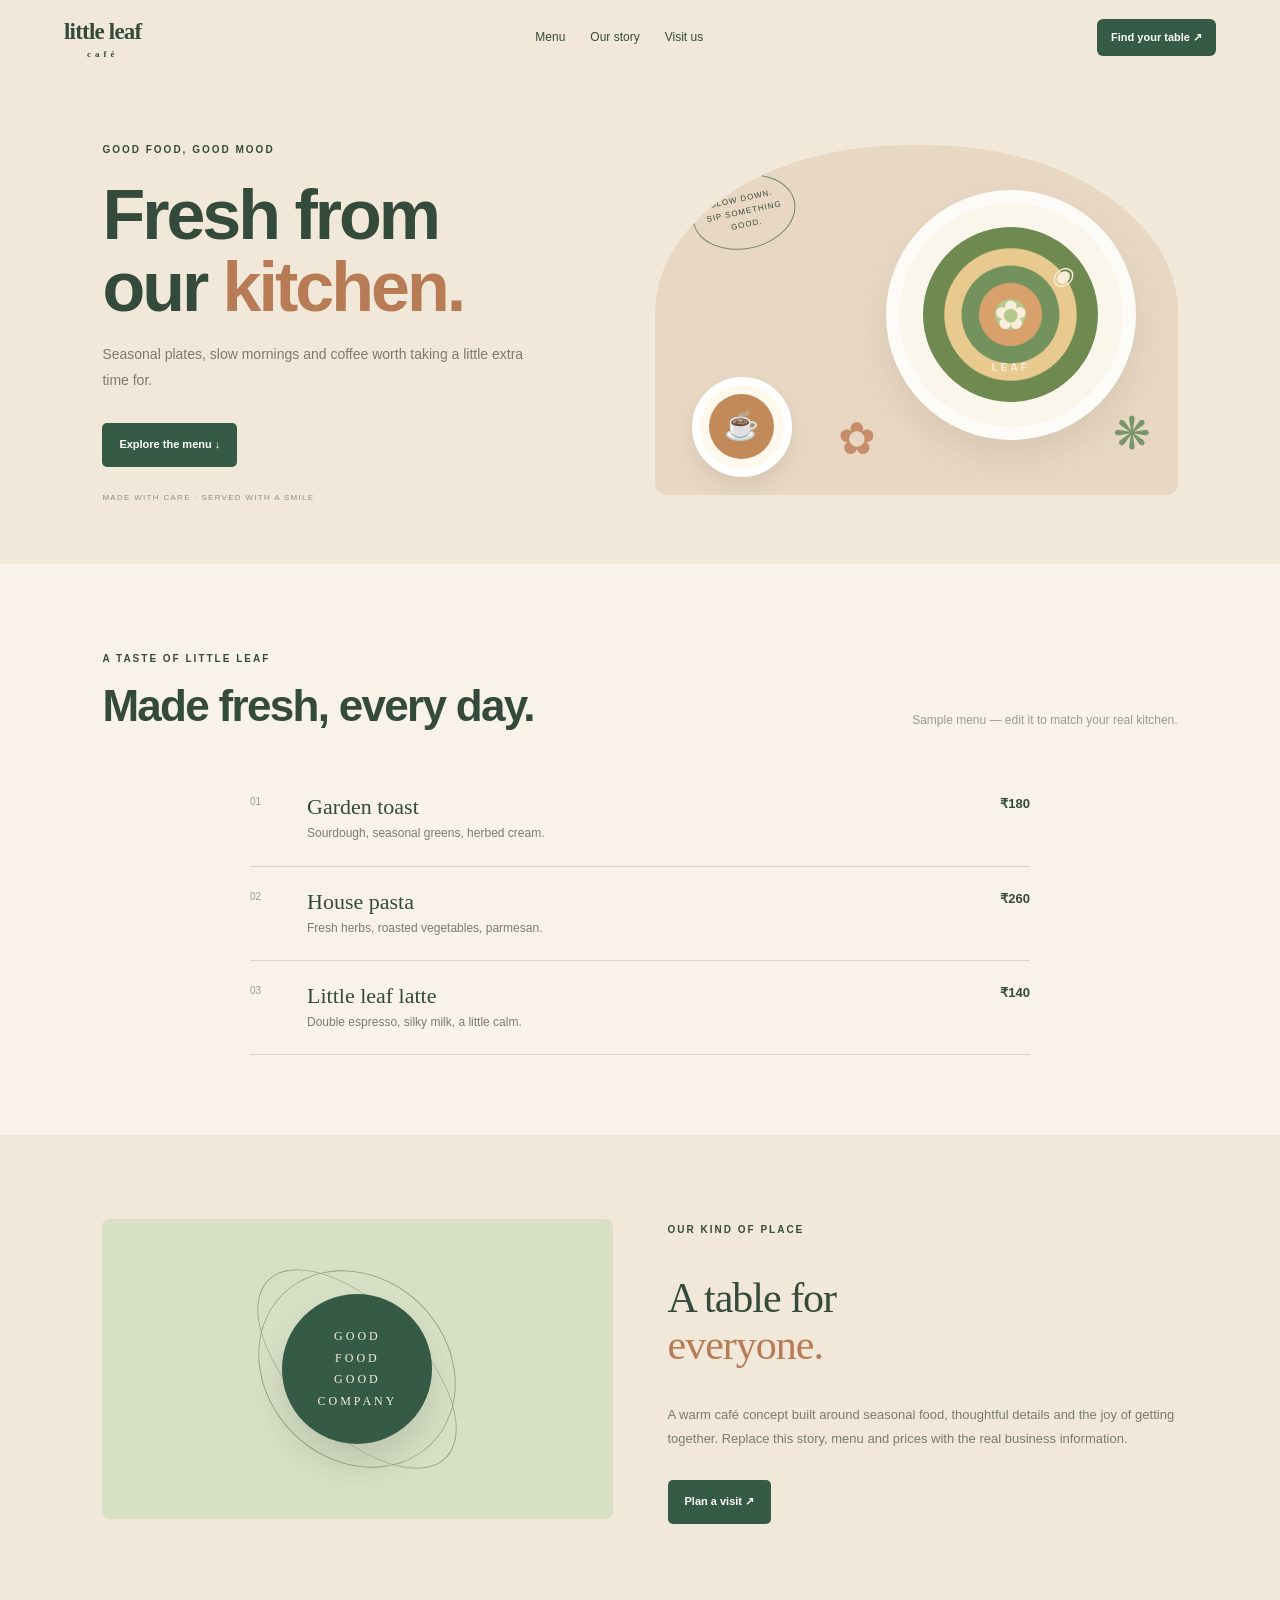
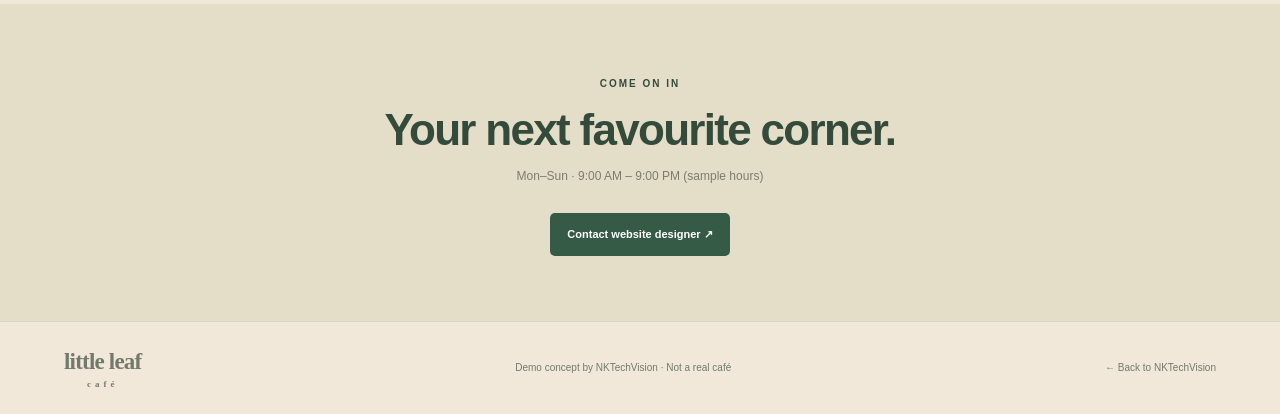
<file: cafe.html>
<!doctype html><html lang="en"><head><meta charset="utf-8"><meta name="viewport" content="width=device-width,initial-scale=1"><meta name="theme-color" content="#f2e8d9"><title>Little Leaf — Café Demo</title><link rel="stylesheet" href="demo.css"></head><body class="cafe"><header class="demo-nav"><a class="cafe-brand" href="index.html">little leaf<span> café</span></a><nav><a href="#menu">Menu</a><a href="#story">Our story</a><a href="#visit">Visit us</a></nav><a class="cafe-pill" href="#visit">Find your table ↗</a></header><main><section class="cafe-hero demo-hero"><div class="demo-copy"><span class="demo-kicker">GOOD FOOD, GOOD MOOD</span><h1>Fresh from<br>our <em>kitchen.</em></h1><p>Seasonal plates, slow mornings and coffee worth taking a little extra time for.</p><a class="cafe-button" href="#menu">Explore the menu ↓</a><div class="cafe-micro">MADE WITH CARE · SERVED WITH A SMILE</div></div><div class="cafe-visual"><div class="plate"><div class="plate-food"><span>✿</span><i>◉</i><b>LEAF</b></div></div><div class="coffee-cup"><div class="coffee">☕</div></div><div class="cafe-note">SLOW DOWN.<br>SIP SOMETHING<br>GOOD.</div><div class="leaf leaf-one">❋</div><div class="leaf leaf-two">✿</div></div></section><section class="demo-section cafe-menu" id="menu"><div class="demo-section-head"><div><span class="demo-kicker">A TASTE OF LITTLE LEAF</span><h2>Made fresh, every day.</h2></div><p>Sample menu — edit it to match your real kitchen.</p></div><div class="menu-list"><article><span class="menu-number">01</span><div><h3>Garden toast</h3><p>Sourdough, seasonal greens, herbed cream.</p></div><b>₹180</b></article><article><span class="menu-number">02</span><div><h3>House pasta</h3><p>Fresh herbs, roasted vegetables, parmesan.</p></div><b>₹260</b></article><article><span class="menu-number">03</span><div><h3>Little leaf latte</h3><p>Double espresso, silky milk, a little calm.</p></div><b>₹140</b></article></div></section><section class="cafe-story" id="story"><div class="story-visual"><div class="story-circle">GOOD<br>FOOD<br>GOOD<br>COMPANY</div></div><div><span class="demo-kicker">OUR KIND OF PLACE</span><h2>A table for<br><em>everyone.</em></h2><p>A warm café concept built around seasonal food, thoughtful details and the joy of getting together. Replace this story, menu and prices with the real business information.</p><a class="cafe-button" href="#visit">Plan a visit ↗</a></div></section><section class="cafe-visit" id="visit"><span class="demo-kicker">COME ON IN</span><h2>Your next favourite corner.</h2><p>Mon–Sun · 9:00 AM – 9:00 PM (sample hours)</p><a class="cafe-button" href="index.html#contact">Contact website designer ↗</a></section></main><footer class="demo-footer"><a class="cafe-brand" href="index.html">little leaf<span> café</span></a><span>Demo concept by NKTechVision · Not a real café</span><a href="index.html">← Back to NKTechVision</a></footer></body></html>
</file>
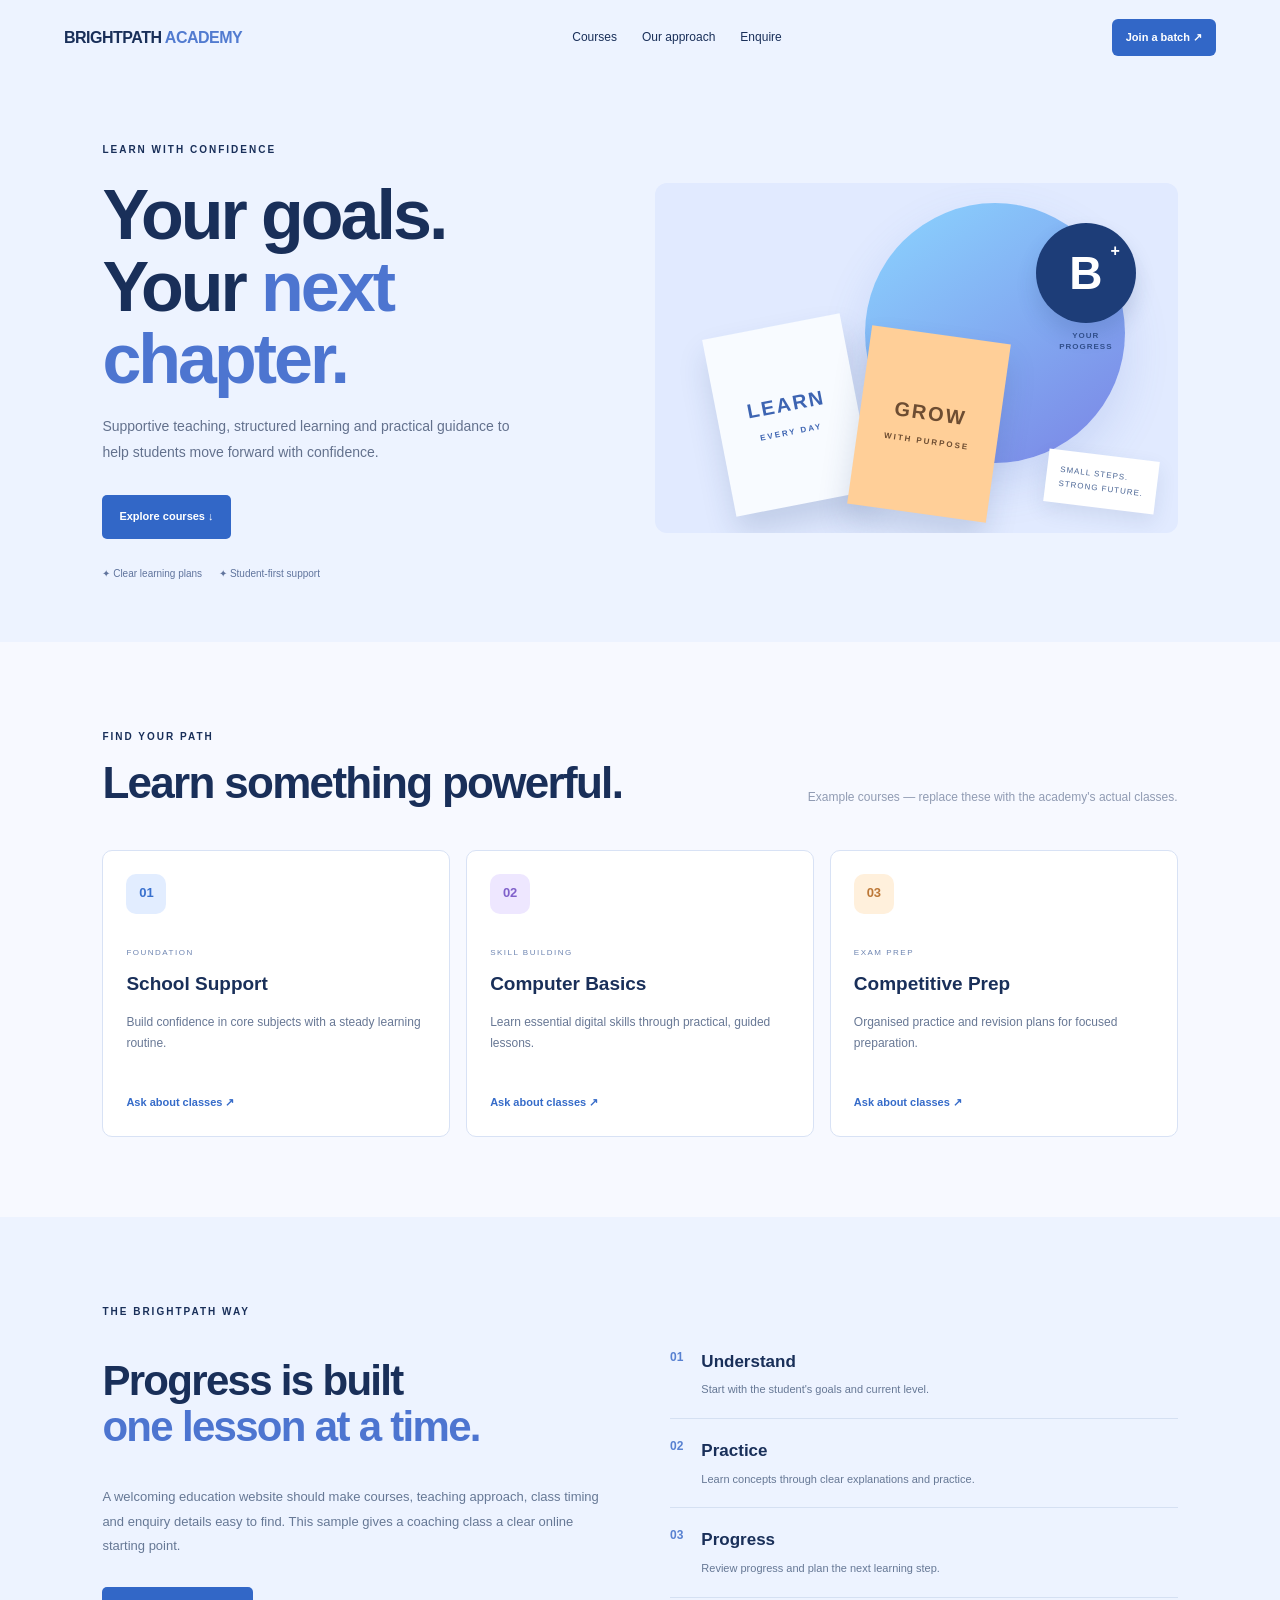
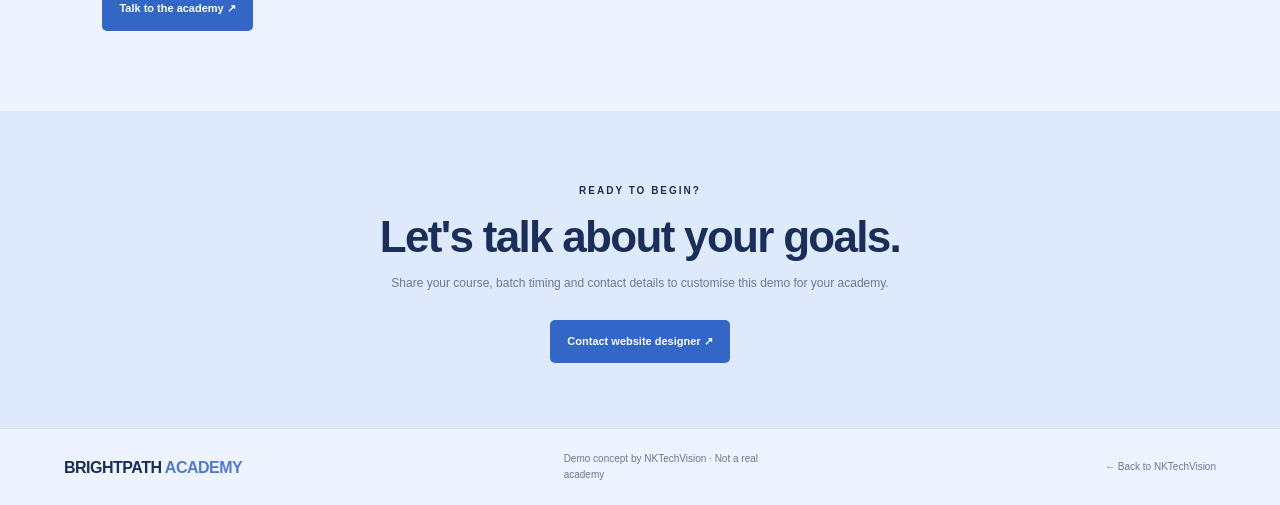
<file: coaching.html>
<!doctype html><html lang="en"><head><meta charset="utf-8"><meta name="viewport" content="width=device-width,initial-scale=1"><meta name="theme-color" content="#edf3ff"><title>BrightPath Academy — Coaching Demo</title><link rel="stylesheet" href="demo.css"></head><body class="academy"><header class="demo-nav"><a class="academy-brand" href="index.html">BRIGHTPATH<span> ACADEMY</span></a><nav><a href="#courses">Courses</a><a href="#approach">Our approach</a><a href="#contact">Enquire</a></nav><a class="academy-pill" href="#contact">Join a batch ↗</a></header><main><section class="academy-hero demo-hero"><div class="demo-copy"><span class="demo-kicker">LEARN WITH CONFIDENCE</span><h1>Your goals.<br>Your <em>next chapter.</em></h1><p>Supportive teaching, structured learning and practical guidance to help students move forward with confidence.</p><a class="academy-button" href="#courses">Explore courses ↓</a><div class="academy-proof"><span>✦ Clear learning plans</span><span>✦ Student-first support</span></div></div><div class="academy-visual"><div class="blue-disc"></div><div class="book book-one">LEARN<br><small>EVERY DAY</small></div><div class="book book-two">GROW<br><small>WITH PURPOSE</small></div><div class="achievement">B<span>+</span><small>YOUR<br>PROGRESS</small></div><div class="note-card">SMALL STEPS.<br>STRONG FUTURE.</div></div></section><section class="demo-section academy-courses" id="courses"><div class="demo-section-head"><div><span class="demo-kicker">FIND YOUR PATH</span><h2>Learn something powerful.</h2></div><p>Example courses — replace these with the academy's actual classes.</p></div><div class="course-grid"><article><span class="course-icon icon-blue">01</span><small>FOUNDATION</small><h3>School Support</h3><p>Build confidence in core subjects with a steady learning routine.</p><a href="#contact">Ask about classes ↗</a></article><article><span class="course-icon icon-purple">02</span><small>SKILL BUILDING</small><h3>Computer Basics</h3><p>Learn essential digital skills through practical, guided lessons.</p><a href="#contact">Ask about classes ↗</a></article><article><span class="course-icon icon-orange">03</span><small>EXAM PREP</small><h3>Competitive Prep</h3><p>Organised practice and revision plans for focused preparation.</p><a href="#contact">Ask about classes ↗</a></article></div></section><section class="academy-approach" id="approach"><div><span class="demo-kicker">THE BRIGHTPATH WAY</span><h2>Progress is built<br><em>one lesson at a time.</em></h2><p>A welcoming education website should make courses, teaching approach, class timing and enquiry details easy to find. This sample gives a coaching class a clear online starting point.</p><a class="academy-button" href="#contact">Talk to the academy ↗</a></div><div class="steps"><article><b>01</b><div><h3>Understand</h3><p>Start with the student's goals and current level.</p></div></article><article><b>02</b><div><h3>Practice</h3><p>Learn concepts through clear explanations and practice.</p></div></article><article><b>03</b><div><h3>Progress</h3><p>Review progress and plan the next learning step.</p></div></article></div></section><section class="academy-contact" id="contact"><span class="demo-kicker">READY TO BEGIN?</span><h2>Let's talk about your goals.</h2><p>Share your course, batch timing and contact details to customise this demo for your academy.</p><a class="academy-button" href="index.html#contact">Contact website designer ↗</a></section></main><footer class="demo-footer"><a class="academy-brand" href="index.html">BRIGHTPATH<span> ACADEMY</span></a><span>Demo concept by NKTechVision · Not a real academy</span><a href="index.html">← Back to NKTechVision</a></footer></body></html>
</file>
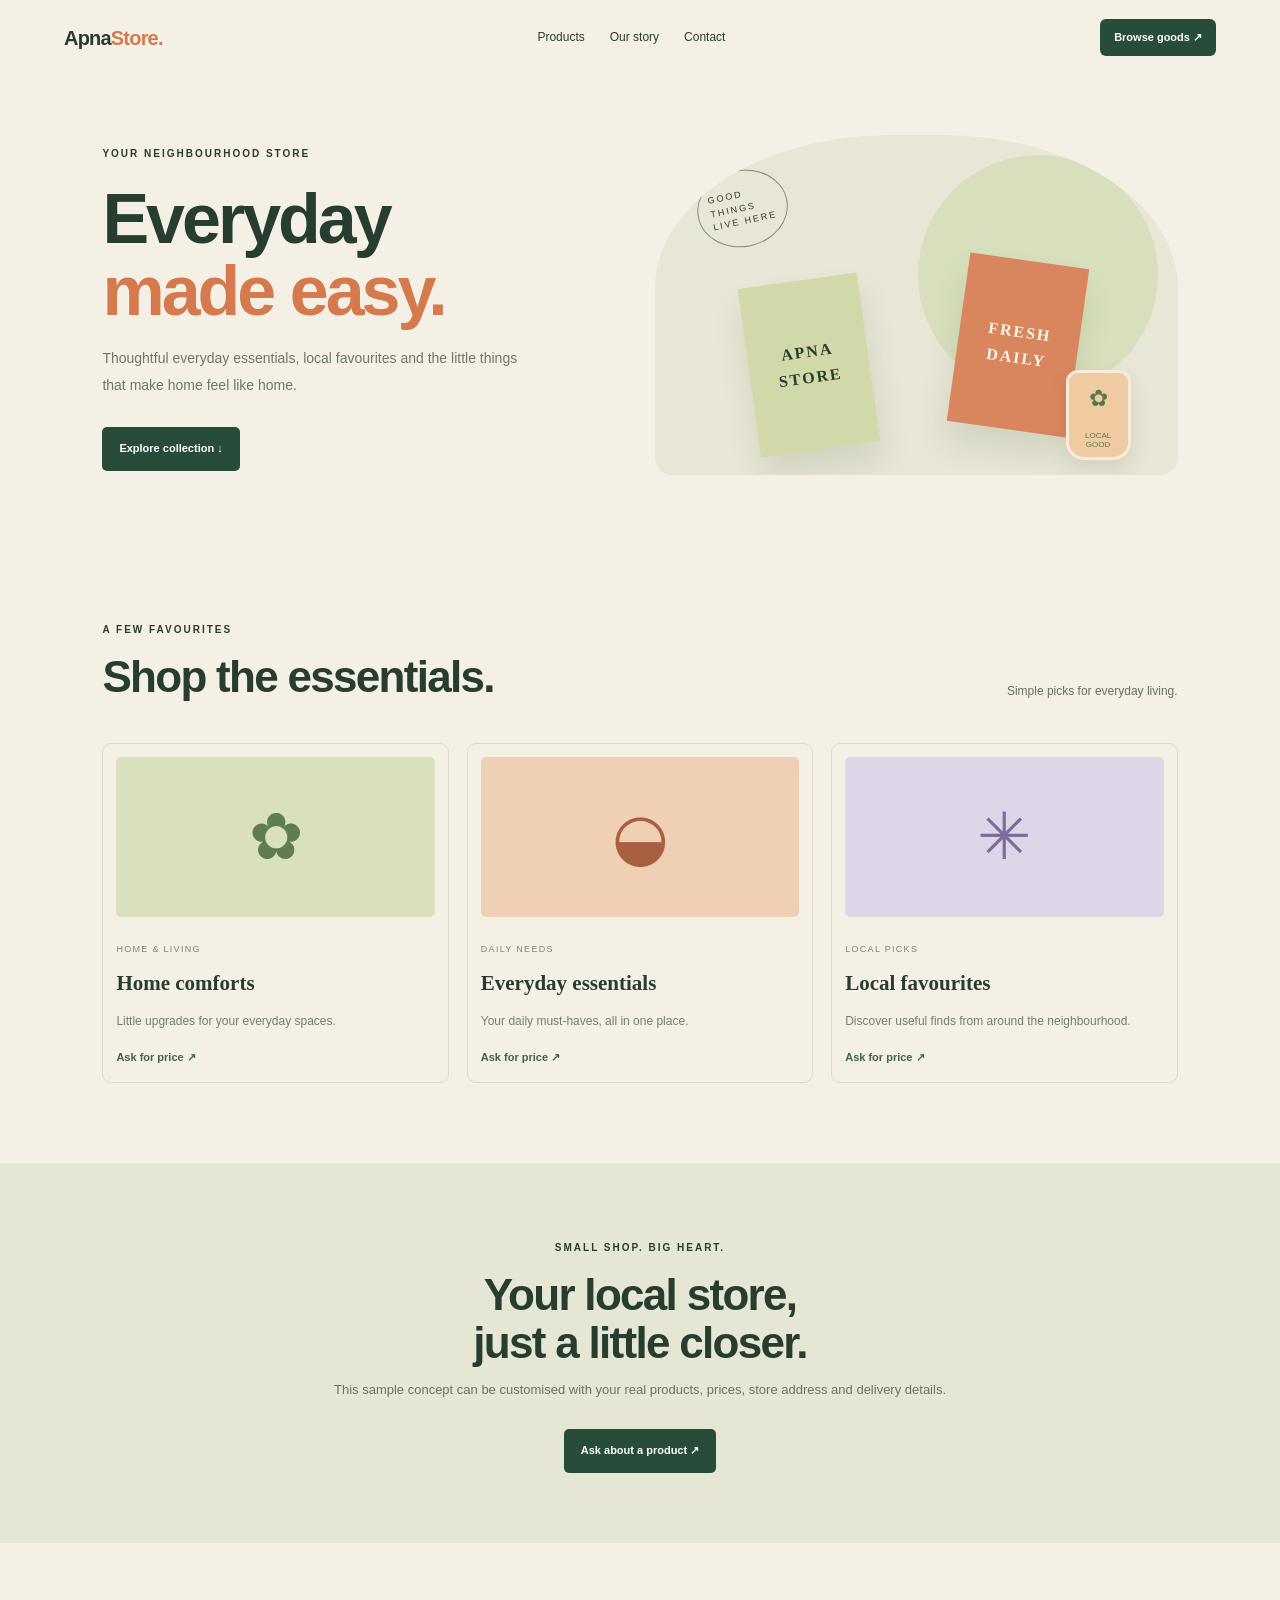
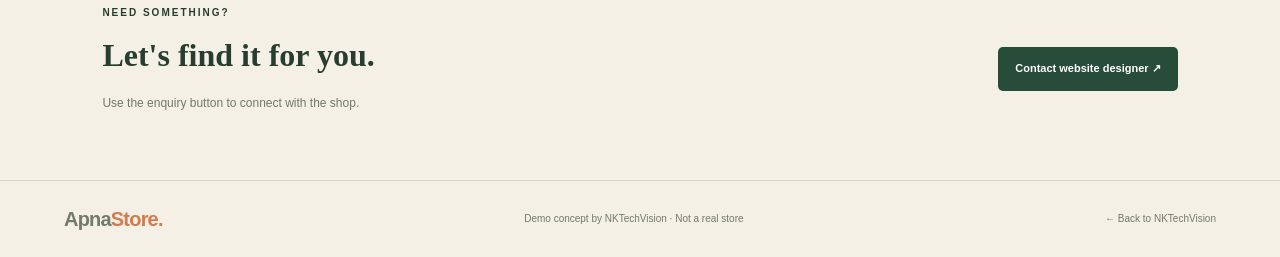
<file: general-store.html>
<!doctype html><html lang="en"><head><meta charset="utf-8"><meta name="viewport" content="width=device-width,initial-scale=1"><meta name="theme-color" content="#f5f0e6"><title>ApnaStore — General Shop Demo</title><link rel="stylesheet" href="demo.css"></head><body class="store"><header class="demo-nav"><a class="demo-brand" href="index.html">Apna<span>Store.</span></a><nav><a href="#products">Products</a><a href="#about">Our story</a><a href="#contact">Contact</a></nav><a class="demo-pill" href="#products">Browse goods ↗</a></header><main><section class="demo-hero store-hero"><div class="demo-copy"><span class="demo-kicker">YOUR NEIGHBOURHOOD STORE</span><h1>Everyday<br><em>made easy.</em></h1><p>Thoughtful everyday essentials, local favourites and the little things that make home feel like home.</p><a class="demo-button" href="#products">Explore collection ↓</a></div><div class="store-visual"><div class="sun-disc"></div><div class="bag bag-one"><span>APNA<br>STORE</span></div><div class="bag bag-two"><span>FRESH<br>DAILY</span></div><div class="jar">✿<small>LOCAL<br>GOOD</small></div><div class="store-stamp">GOOD<br>THINGS<br>LIVE HERE</div></div></section><section class="demo-section" id="products"><div class="demo-section-head"><div><span class="demo-kicker">A FEW FAVOURITES</span><h2>Shop the essentials.</h2></div><p>Simple picks for everyday living.</p></div><div class="goods-grid"><article class="good-card"><div class="good-art art-green">✿</div><small>HOME & LIVING</small><h3>Home comforts</h3><p>Little upgrades for your everyday spaces.</p><b>Ask for price ↗</b></article><article class="good-card"><div class="good-art art-orange">◒</div><small>DAILY NEEDS</small><h3>Everyday essentials</h3><p>Your daily must-haves, all in one place.</p><b>Ask for price ↗</b></article><article class="good-card"><div class="good-art art-purple">✳</div><small>LOCAL PICKS</small><h3>Local favourites</h3><p>Discover useful finds from around the neighbourhood.</p><b>Ask for price ↗</b></article></div></section><section class="store-note" id="about"><span class="demo-kicker">SMALL SHOP. BIG HEART.</span><h2>Your local store,<br>just a little closer.</h2><p>This sample concept can be customised with your real products, prices, store address and delivery details.</p><a class="demo-button dark-button" href="#contact">Ask about a product ↗</a></section><section class="demo-contact" id="contact"><div><span class="demo-kicker">NEED SOMETHING?</span><h2>Let's find it for you.</h2><p>Use the enquiry button to connect with the shop.</p></div><a class="demo-button" href="index.html#contact">Contact website designer ↗</a></section></main><footer class="demo-footer"><a class="demo-brand" href="index.html">Apna<span>Store.</span></a><span>Demo concept by NKTechVision · Not a real store</span><a href="index.html">← Back to NKTechVision</a></footer></body></html>
</file>
<file: demo.css>
*{box-sizing:border-box}html{scroll-behavior:smooth;scroll-padding-top:80px}body{margin:0;font-family:Arial,Helvetica,sans-serif;line-height:1.6}a{color:inherit;text-decoration:none}.demo-nav{height:75px;display:flex;align-items:center;justify-content:space-between;padding:0 max(5vw,22px);gap:20px}.demo-nav nav{display:flex;gap:25px;font-size:12px}.demo-brand,.cafe-brand,.academy-brand{font-weight:800;font-size:20px;letter-spacing:-.8px}.demo-brand span{color:#d27b4d}.demo-pill,.cafe-pill,.academy-pill{padding:10px 14px;border-radius:6px;font-size:11px;font-weight:700}.demo-hero{min-height:460px;padding:60px max(8vw,25px);display:grid;grid-template-columns:1fr 1fr;align-items:center;gap:30px}.demo-kicker{font-size:10px;font-weight:700;letter-spacing:2px}.demo-copy h1{font-size:clamp(43px,6vw,70px);line-height:1.03;letter-spacing:-3px;margin:18px 0}.demo-copy h1 em,.cafe-story h2 em,.academy-approach h2 em{font-style:normal}.demo-copy p{max-width:430px;font-size:14px;line-height:1.9}.demo-button,.cafe-button,.academy-button{display:inline-block;margin-top:15px;padding:13px 17px;font-size:11px;font-weight:700;border-radius:5px}.store{background:#f5f0e6;color:#273d30}.store .demo-nav{background:#f5f0e6}.store .demo-pill,.store .demo-button{background:#284c3a;color:white}.store-hero{background:#f5f0e6}.store .demo-copy h1 em{color:#d47a4d}.store .demo-copy p{color:#6e786a}.store-visual{height:340px;position:relative;display:grid;place-items:center;background:#e8e6d6;border-radius:45% 45% 18px 18px;overflow:hidden}.sun-disc{position:absolute;width:240px;height:240px;border-radius:50%;background:#d8dfbd;right:20px;top:20px}.bag{position:absolute;width:120px;height:170px;display:grid;place-items:center;text-align:center;font-family:Georgia,serif;font-weight:bold;font-size:16px;letter-spacing:2px;box-shadow:0 20px 30px #3e513020}.bag-one{background:#d2d9a8;left:18%;bottom:25px;transform:rotate(-8deg)}.bag-two{background:#d9865f;right:19%;bottom:45px;transform:rotate(8deg);color:#fff6e8}.jar{position:absolute;right:9%;bottom:15px;width:65px;height:90px;border-radius:12px 12px 18px 18px;background:#f0cba1;border:3px solid #fff9;display:grid;place-items:center;color:#5b7650;font-size:23px;box-shadow:0 10px 20px #3e513020}.jar small{font-size:8px;text-align:center;line-height:1.2}.store-stamp{position:absolute;top:35px;left:8%;font-size:9px;line-height:1.5;letter-spacing:2px;border:1px solid #7b9274;border-radius:50%;padding:17px 12px;transform:rotate(-12deg)}.demo-section{padding:80px max(8vw,25px)}.demo-section-head{display:flex;align-items:end;justify-content:space-between;gap:25px;margin-bottom:30px}.demo-section h2,.store-note h2,.cafe-visit h2,.academy-contact h2{font-size:clamp(30px,4vw,44px);line-height:1.1;letter-spacing:-1.7px;margin:12px 0}.demo-section-head p{font-size:12px;opacity:.7}.goods-grid{display:grid;grid-template-columns:repeat(3,1fr);gap:18px}.good-card{padding:13px;border:1px solid #dcd8ca;border-radius:9px}.good-art{height:160px;display:grid;place-items:center;font-size:65px;border-radius:5px;margin-bottom:17px}.art-green{background:#d9e0bd;color:#607d50}.art-orange{background:#f0d0b5;color:#a95f40}.art-purple{background:#ded5e9;color:#7d6b9c}.good-card small{font-size:9px;letter-spacing:1.3px;color:#7b846e}.good-card h3{font-family:Georgia,serif;font-size:21px;margin:7px 0}.good-card p{font-size:12px;color:#777d6d}.good-card b{font-size:11px;color:#42644b}.store-note{padding:70px 20px;text-align:center;background:#e5e7d4}.store-note p{font-size:13px;color:#697363}.dark-button{background:#284c3a;color:white}.demo-contact{padding:55px max(8vw,25px);display:flex;align-items:center;justify-content:space-between;gap:25px}.demo-contact h2{font-family:Georgia,serif;font-size:32px;margin:7px 0}.demo-contact p{font-size:12px;color:#71796b}.demo-footer{padding:22px max(5vw,22px);display:flex;justify-content:space-between;align-items:center;gap:15px;border-top:1px solid #d8d4c7;font-size:10px;color:#72796d}.demo-footer>span{max-width:220px}.cafe{background:#f2e8d9;color:#344b3b}.cafe .demo-nav{background:#f2e8d9}.cafe-brand{font-family:Georgia,serif;font-size:23px}.cafe-brand span{display:block;font-size:9px;letter-spacing:4px;text-align:center;margin-top:-4px}.cafe-pill,.cafe-button{background:#355a45;color:#fff}.cafe-hero{background:#f2e8d9}.cafe .demo-copy h1 em{color:#b77c56}.cafe .demo-copy p{color:#7d7b6d}.cafe-visual{height:350px;position:relative;overflow:hidden;background:#e8d8c3;border-radius:48% 48% 12px 12px}.plate{position:absolute;width:250px;height:250px;border-radius:50%;background:#faf6ec;border:13px solid #fff9;right:8%;top:45px;box-shadow:0 18px 35px #5c46301c;display:grid;place-items:center}.plate-food{height:175px;width:175px;border-radius:50%;background:radial-gradient(circle,#b4c98b 0 12%,#d8a16c 13% 25%,#73925d 26% 39%,#e8c98e 40% 53%,#6e8a51 54%);display:grid;place-items:center;color:#f7edda;position:relative}.plate-food span{font-size:40px}.plate-food i{position:absolute;right:25px;top:28px;font-size:25px}.plate-food b{position:absolute;bottom:26px;font-size:10px;letter-spacing:3px}.coffee-cup{position:absolute;bottom:18px;left:7%;height:100px;width:100px;border-radius:50%;background:#fff9ed;border:8px solid #fff;display:grid;place-items:center;box-shadow:0 10px 20px #5c46301c}.coffee{height:65px;width:65px;border-radius:50%;display:grid;place-items:center;background:#c18a58;font-size:28px}.cafe-note{position:absolute;left:7%;top:30px;border:1px solid #6f8769;border-radius:50%;padding:17px 13px;text-align:center;font-size:8px;line-height:1.6;letter-spacing:1px;transform:rotate(-12deg)}.leaf{position:absolute;color:#79956b;font-size:45px}.leaf-one{right:5%;bottom:25px}.leaf-two{left:35%;bottom:20px;color:#c58d68}.cafe-micro{font-size:8px;letter-spacing:1.3px;margin-top:25px;color:#8b927c}.cafe-menu{background:#f8f2e8}.cafe .demo-section-head p{color:#747968}.menu-list{max-width:780px;margin:auto}.menu-list article{display:grid;grid-template-columns:40px 1fr auto;gap:17px;align-items:start;padding:22px 0;border-bottom:1px solid #dcd3c3}.menu-number{font-size:10px;color:#9a9e87}.menu-list h3{font:22px Georgia,serif;margin:0 0 4px}.menu-list p{font-size:12px;color:#7c7d6e;margin:0}.menu-list b{font-size:13px}.cafe-story{padding:80px max(8vw,25px);display:grid;grid-template-columns:1fr 1fr;gap:55px;align-items:center}.story-visual{height:300px;background:#d7dfc4;border-radius:8px;display:grid;place-items:center;position:relative;overflow:hidden}.story-visual:before,.story-visual:after{content:"";position:absolute;width:250px;height:250px;border-radius:50%;border:1px solid #8ca27d;transform:rotate(45deg) scaleY(.5)}.story-visual:after{width:180px;height:300px;transform:rotate(-45deg) scaleY(.7)}.story-circle{width:150px;height:150px;border-radius:50%;display:grid;place-items:center;text-align:center;background:#355a45;color:#f5efdf;font:12px/1.8 Georgia,serif;letter-spacing:3px;box-shadow:0 20px 30px #334b3525;z-index:1}.cafe-story h2{font:42px/1.1 Georgia,serif;letter-spacing:-1px}.cafe-story h2 em{color:#b77c56}.cafe-story p{font-size:13px;color:#777c6d;line-height:1.9}.cafe-visit{text-align:center;padding:65px 20px;background:#e4ddc8}.cafe-visit p{font-size:12px;color:#7c7d6e}.academy{background:#edf3ff;color:#192f59}.academy .demo-nav{background:#edf3ff}.academy-brand{font-size:16px;letter-spacing:-.5px}.academy-brand span{color:#527bd0}.academy-pill,.academy-button{background:#3267c7;color:white}.academy .demo-copy h1 em,.academy-approach h2 em{color:#4d75d0}.academy .demo-copy p{color:#63718d}.academy-hero{background:#edf3ff}.academy-visual{height:350px;position:relative;overflow:hidden;background:#e1eaff;border-radius:12px}.blue-disc{position:absolute;right:10%;top:20px;width:260px;height:260px;border-radius:50%;background:linear-gradient(145deg,#8bd5ff,#7a84e5);box-shadow:0 20px 45px #4c72c82b}.book{position:absolute;width:140px;height:180px;display:flex;flex-direction:column;justify-content:center;align-items:center;font:700 20px Arial;letter-spacing:2px;box-shadow:0 18px 30px #233f752b}.book small{font-size:8px;margin-top:12px}.book-one{left:12%;bottom:28px;background:#f8fbff;color:#3d64b2;transform:rotate(-11deg)}.book-two{left:39%;bottom:19px;background:#ffcf98;color:#6d4d32;transform:rotate(8deg)}.achievement{position:absolute;right:8%;top:40px;width:100px;height:100px;border-radius:50%;display:grid;place-items:center;background:#1d3d78;color:white;font-size:46px;font-weight:700;box-shadow:0 12px 20px #233f752b}.achievement span{font-size:16px;position:absolute;right:16px;top:15px}.achievement small{position:absolute;bottom:-29px;font-size:8px;text-align:center;line-height:1.4;letter-spacing:1px;color:#314f8b}.note-card{position:absolute;right:4%;bottom:25px;padding:13px;background:#fff;color:#4b6695;font-size:8px;letter-spacing:1px;line-height:1.7;transform:rotate(7deg);box-shadow:0 8px 20px #233f751b}.academy-proof{display:flex;flex-wrap:wrap;gap:17px;margin-top:27px;font-size:10px;color:#60749d}.academy-courses{background:#f7f9ff}.academy .demo-section-head p{color:#667594}.course-grid{display:grid;grid-template-columns:repeat(3,1fr);gap:16px}.course-grid article{padding:23px;border:1px solid #d8e2f5;border-radius:10px;background:white}.course-icon{height:40px;width:40px;border-radius:10px;display:grid;place-items:center;font-size:13px;font-weight:700;margin-bottom:23px}.icon-blue{background:#e2edff;color:#3971ce}.icon-purple{background:#eee7ff;color:#8061cb}.icon-orange{background:#fff0dc;color:#bd7837}.course-grid small{font-size:8px;letter-spacing:1.5px;color:#6e85b1}.course-grid h3{font-size:19px;margin:7px 0}.course-grid p{font-size:12px;line-height:1.8;color:#687895;min-height:64px}.course-grid a{font-size:11px;color:#356bc9;font-weight:700}.academy-approach{padding:80px max(8vw,25px);display:grid;grid-template-columns:1fr 1fr;gap:60px;align-items:center}.academy-approach h2{font-size:42px;line-height:1.1;letter-spacing:-1.7px}.academy-approach p{font-size:13px;color:#667895;line-height:1.9}.steps article{display:flex;gap:18px;padding:18px 0;border-bottom:1px solid #d5e0f2}.steps article>b{font-size:12px;color:#5881d1}.steps h3{font-size:17px;margin:0}.steps p{margin:4px 0 0;font-size:11px}.academy-contact{text-align:center;padding:65px 20px;background:#dfe9fc}.academy-contact p{font-size:12px;color:#687895}.academy .demo-footer{border-color:#d4def0;color:#687895}.academy .demo-footer .academy-brand{color:#192f59}@media(max-width:700px){.demo-nav{height:auto;min-height:68px;flex-wrap:wrap;padding:14px 5%;gap:12px}.demo-nav nav{order:3;width:100%;justify-content:center;gap:20px;padding-top:8px;border-top:1px solid #8882}.demo-nav nav a{font-size:11px}.demo-brand,.cafe-brand{font-size:18px}.demo-pill,.cafe-pill,.academy-pill{font-size:9px;padding:8px}.demo-hero{grid-template-columns:1fr;padding:45px 6%;gap:25px}.demo-copy h1{font-size:52px}.store-visual,.cafe-visual,.academy-visual{height:300px}.store .demo-copy h1{font-size:55px}.demo-section{padding:60px 6%}.demo-section-head{display:block}.demo-section-head p{margin-top:10px}.goods-grid,.course-grid{grid-template-columns:1fr;gap:13px}.good-art{height:180px}.cafe-story,.academy-approach{grid-template-columns:1fr;gap:30px;padding:60px 6%}.story-visual{height:250px}.cafe-story h2,.academy-approach h2{font-size:38px}.demo-contact{padding:45px 6%;display:block}.demo-contact .demo-button{margin-top:10px}.demo-footer{padding:20px 5%;flex-wrap:wrap}.demo-footer>span{order:3;width:100%;max-width:none}.menu-list article{grid-template-columns:25px 1fr auto;gap:10px}.menu-list h3{font-size:19px}}@media(max-width:380px){.demo-copy h1{font-size:44px}.store-visual,.cafe-visual,.academy-visual{height:265px}.bag{width:100px;height:145px}.plate{width:205px;height:205px;right:4%;top:40px}.plate-food{width:145px;height:145px}.book{width:110px;height:155px;font-size:16px}.blue-disc{width:210px;height:210px}.achievement{width:78px;height:78px;font-size:35px}.demo-nav nav{gap:13px}}
</file>
